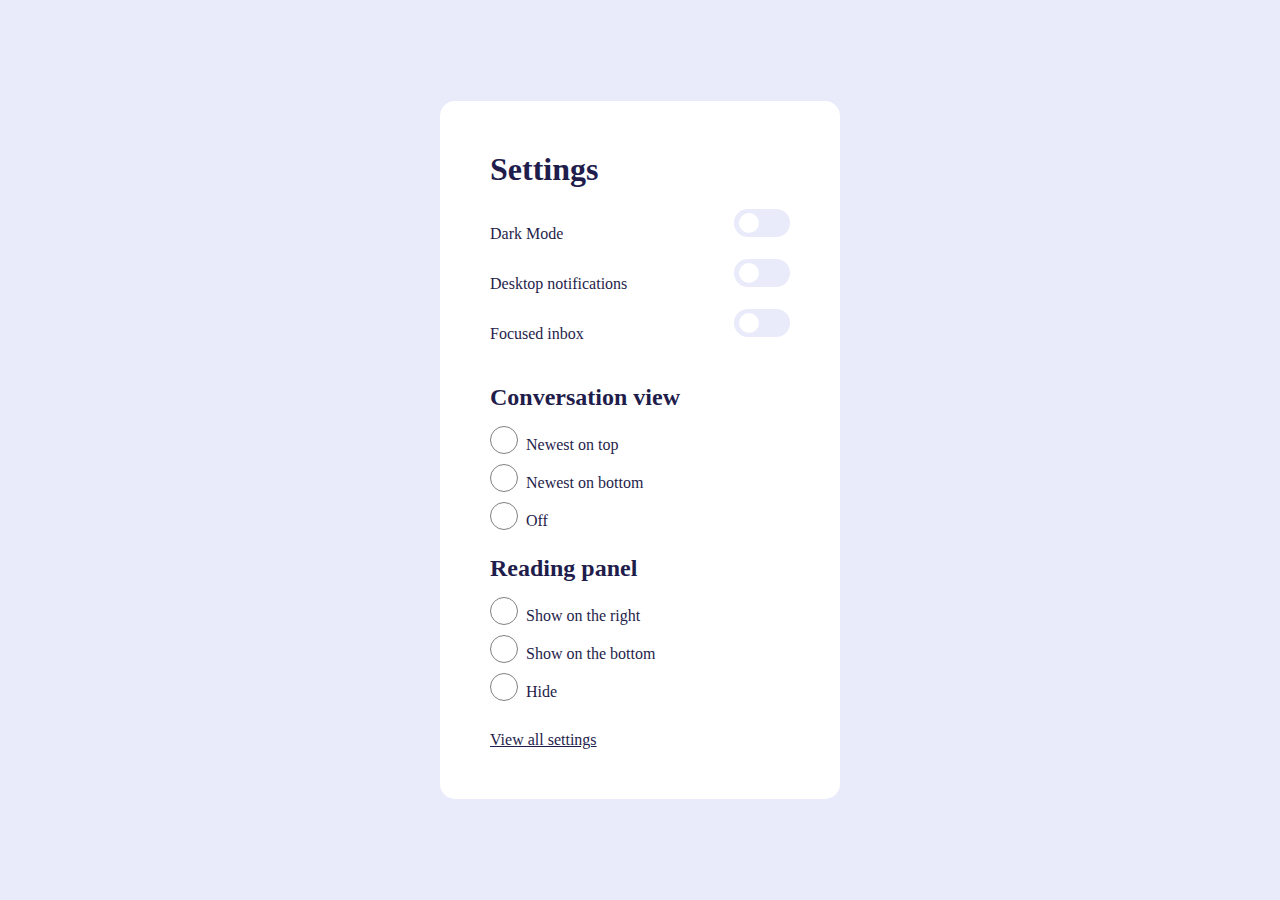
<file: 01. settings - dark mode/index.html>
<!DOCTYPE html>
<html lang="en">
<head>
    <meta charset="UTF-8">
    <meta http-equiv="X-UA-Compatible" content="IE=edge">
    <meta name="viewport" content="width=device-width, initial-scale=1.0">
    <link rel="stylesheet" href="style.css">
    <script src="script.js" defer></script>
    <title>Settings</title>
</head>
<body id="body" class="">
    <div id='container-settings' class="settings-container">
        <h1>Settings</h1>
        
        <div class="slider-container">
            <div id="dark-mode" class="sliders">
                <p>Dark Mode</p>
                <label class="switch dark-switch">
                    <input type="checkbox" id="dark-change">
                    <span class="slider round"></span>
                </label>
            </div>

            <div id="desktop-notifications" class="sliders">
                <p>Desktop notifications</p>
                <label class="switch">
                    <input type="checkbox">
                    <span class="slider round"></span>
                </label>
            </div>

            <div id="focused-inbox" class="sliders">
                <p>Focused inbox</p>
                <label class="switch">
                    <input type="checkbox">
                    <span class="slider round"></span>
                </label>
            </div>
        </div>

        <div class="coversation-view-container">
            <h2>Conversation view</h2>
            <div class="radio-buttons">
                <label>
                    <input type="radio" id="newest-top" name="conversation" value="newest-on-top">
                    <span>Newest on top</span>
                </label> <br>
                    
                <label>
                    <input type="radio" id="newest" name="conversation" value="newest-on-bottom">
                    <span>Newest on bottom</span>
                </label> <br>

                <label>
                    <input type="radio" id="off" name="conversation" value="off">
                    <span>Off</span>
                </label>
            </div>
        </div>

        <div class="reading-panels">
            <h2>Reading panel</h2>
            <div class="radio-buttons">
                <label>
                    <input type="radio" id="show-right" name="reading-panel" value="show-on-right">
                    <span>Show on the right</span>
                </label> <br>
                <label>
                    <input type="radio" id="show-bottom" name="reading-panel" value="show-on-bottom">
                    <span>Show on the bottom</span>
                </label> <br>
                <label>
                    <input type="radio" id="hide" name="reading-panel" value="hide">
                    <span>Hide</span>
                </label>
            </div>
        </div>

        
        <div class="settings">
            <a href="#" id="settings-href" class="">View all settings</a>
        </div>
        


    </div>
    
</body>
</html>
</file>
<file: 01. settings - dark mode/style.css>
* {
    box-sizing: border-box;
}



body {
    display: flex;
    flex-direction: column;
    justify-content: center;
    align-items: center;
    height: 100vh;
    margin: 0;
    background-color: rgb(233,234,250);
    color: rgb(31,29,75);
}



h1 {
    margin-top: 0;
}

h2 {
    margin: 25px 0 5px 0;
}

.settings {
    margin-top: 30px;
}


.settings-container {
    margin: 0;
    width: 400px;
    padding: 50px;
    border: none;
    border-radius: 15px;
    background-color: white;
}

.sliders {
    display: flex;
    justify-content: space-between;
}

.switch {
    position: relative;
    display: inline-block;
    width: 56px;
    height: 28px;
}

.switch input { 
    opacity: 0;
    width: 0;
    height: 0;
    border: 1px solid gray;
}

.slider {
    position: absolute;
    cursor: pointer;
    top: 0;
    left: 0;
    right: 0;
    bottom: 0;
    background-color: rgb(233,234,250);
    -webkit-transition: .4s;
    transition: .4s;
}

.slider:before {
    position: absolute;
    content: "";
    height: 20px;
    width: 20px;
    left: 5px;
    bottom: 4px;
    background-color: white;
    -webkit-transition: .4s;
    transition: .4s;
}

input:checked + .slider {
    background-color: rgb(31,29,75);
}

input:focus + .slider {
    box-shadow: 0 0 1px rgb(31,29,75);
}

input:checked + .slider:before {
    -webkit-transform: translateX(26px);
    -ms-transform: translateX(26px);
    transform: translateX(26px);
}

/* Rounded sliders */
.slider.round {
    border-radius: 35px;
}

.slider.round:before {
    border-radius: 50%;
}



/* radio items stuff */
label > input[type="radio"] {
    display: none;
}

label > input[type="radio"] + *::before {
    content: "";
    display: inline-block;
    vertical-align: bottom;
    width: 26px;
    height: 26px;
    margin-right: 0.5rem;
    margin-top: 10px;
    border-radius: 50%;
    border-style: solid;
    border-width: 1px;
    border-color: gray;
}

label > input[type="radio"]:checked + *::before {
    background: radial-gradient(rgb(60, 60, 155)55%, transparent 0%);
}

a {
    color: rgb(31,29,75);
}



/* dark mode modifications */
.dark-mode {
    color: whitesmoke;
    background-color: rgb(20,20,50);
}

.dark {
    color: whitesmoke;
}

.grey-ring {
    border: 1px solid grey;
}

.box-ring {
    background-color: rgb(20, 20, 50);
    border: 1px solid grey;
}
</file>
